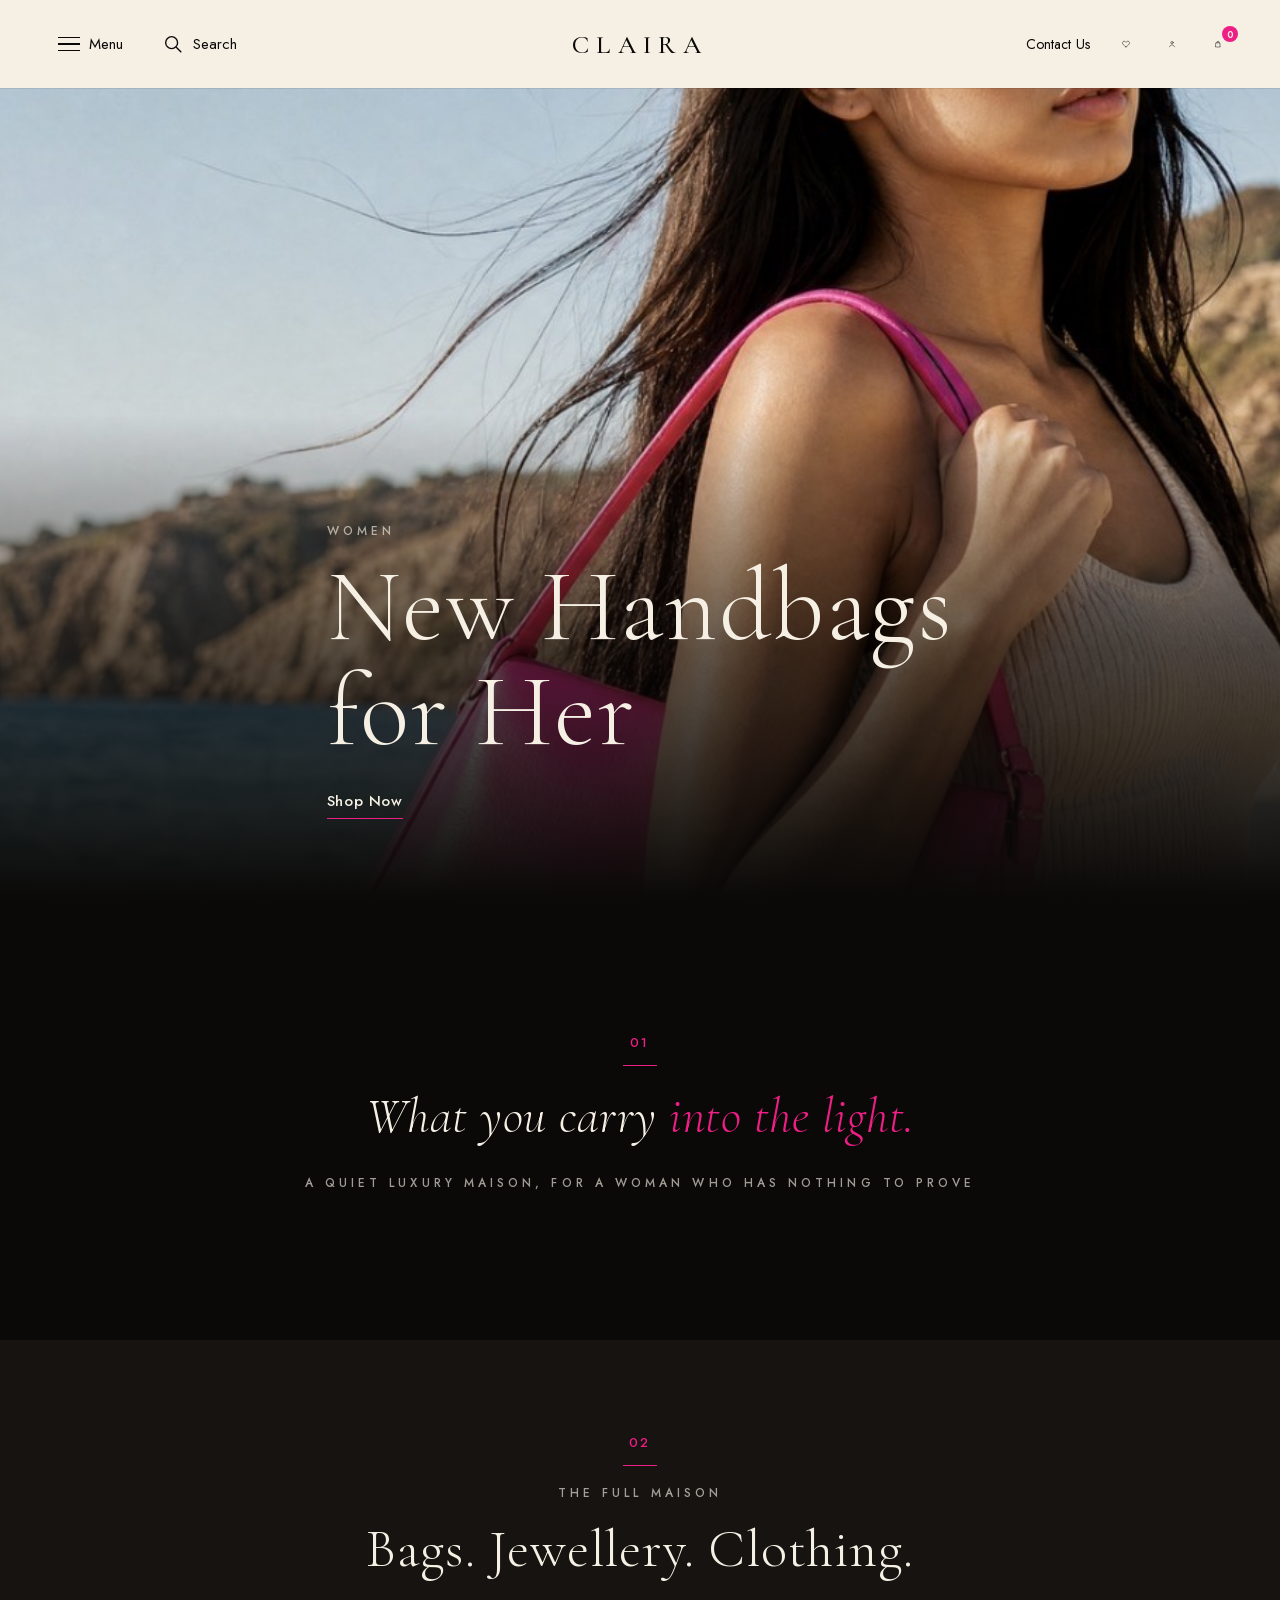
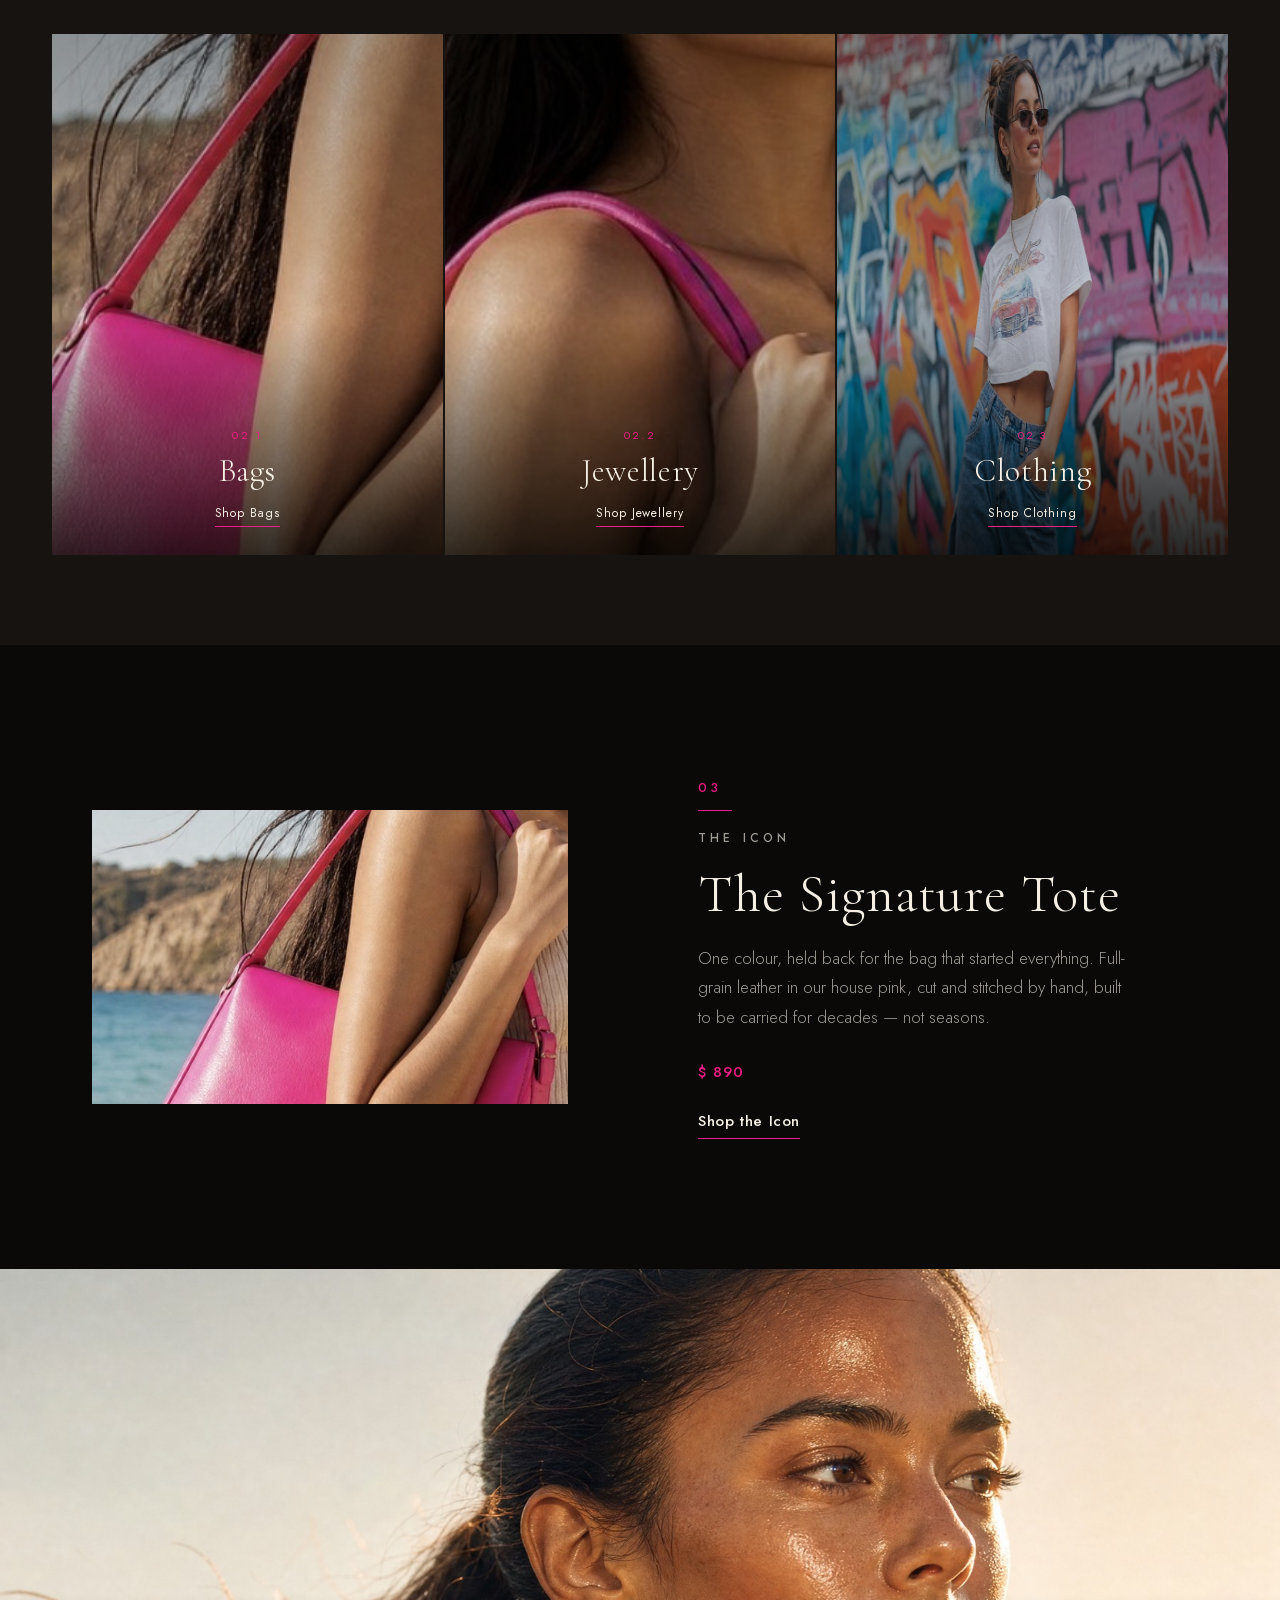
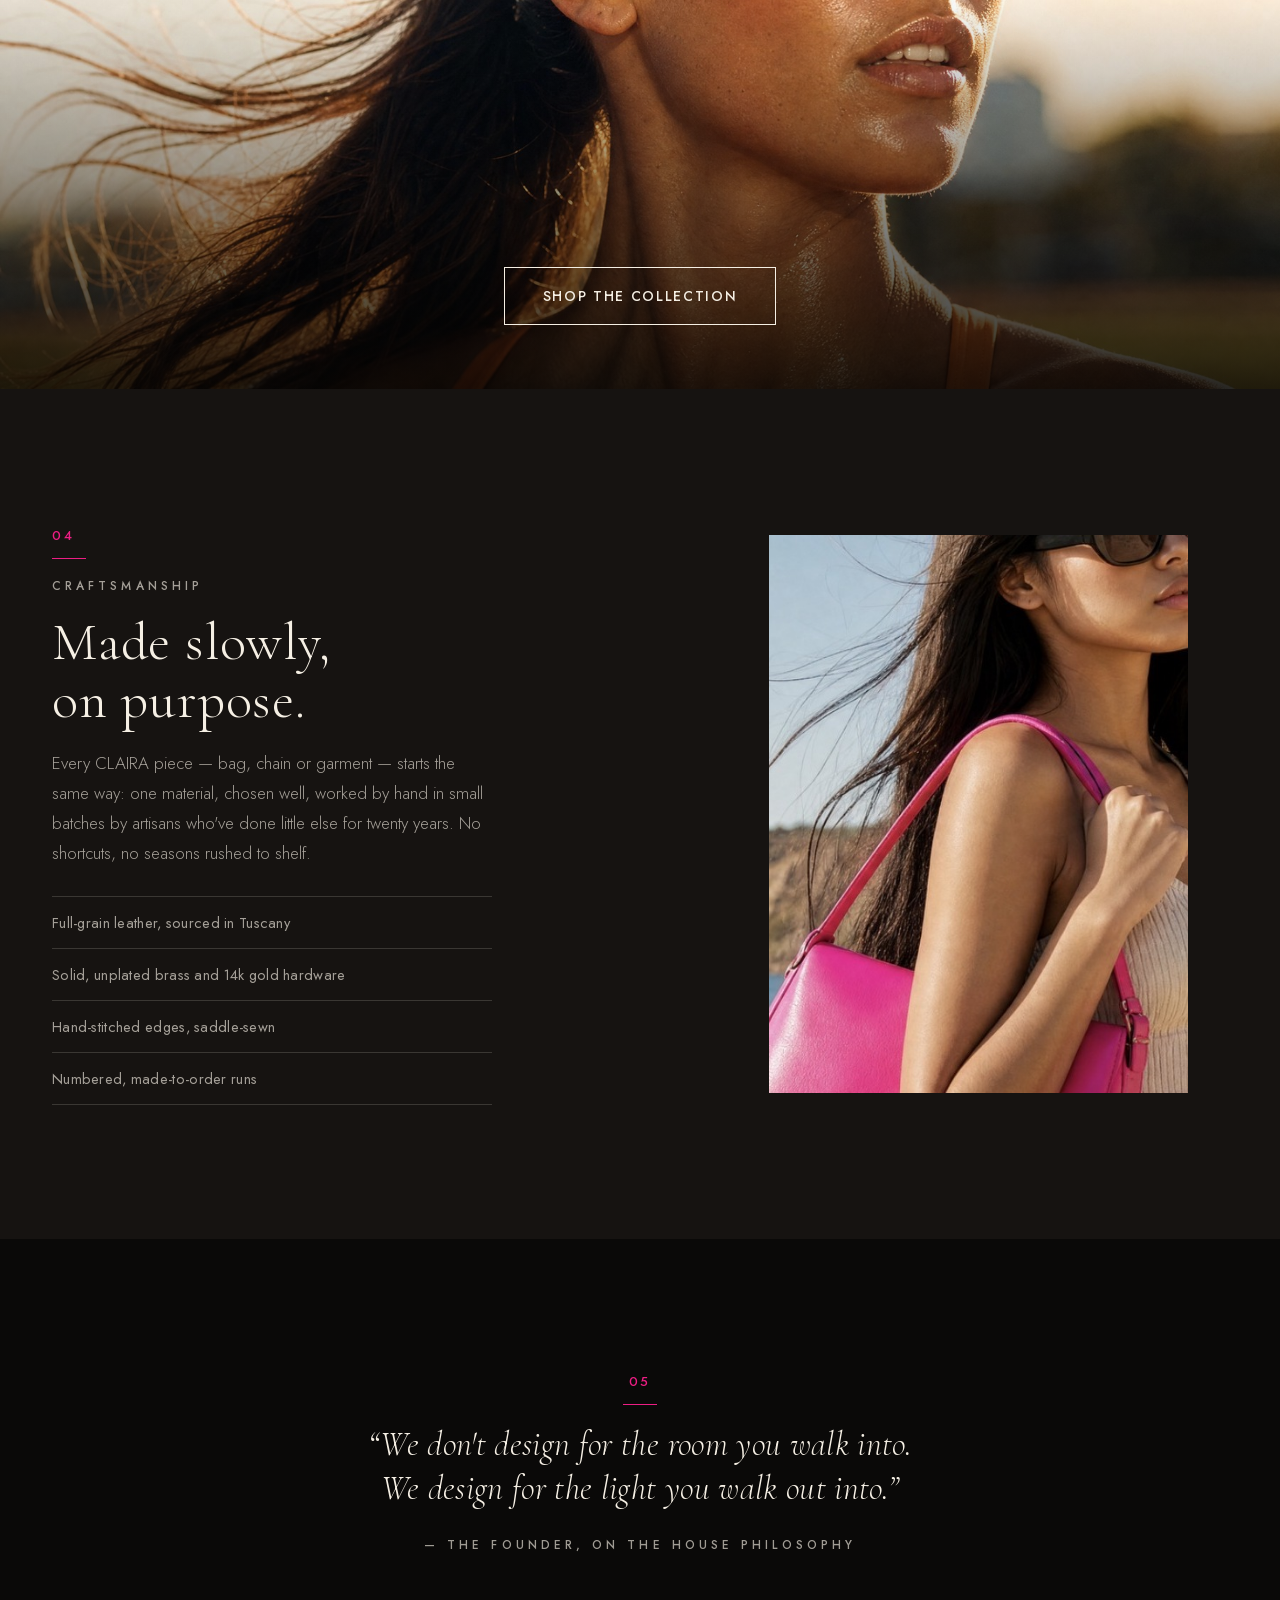
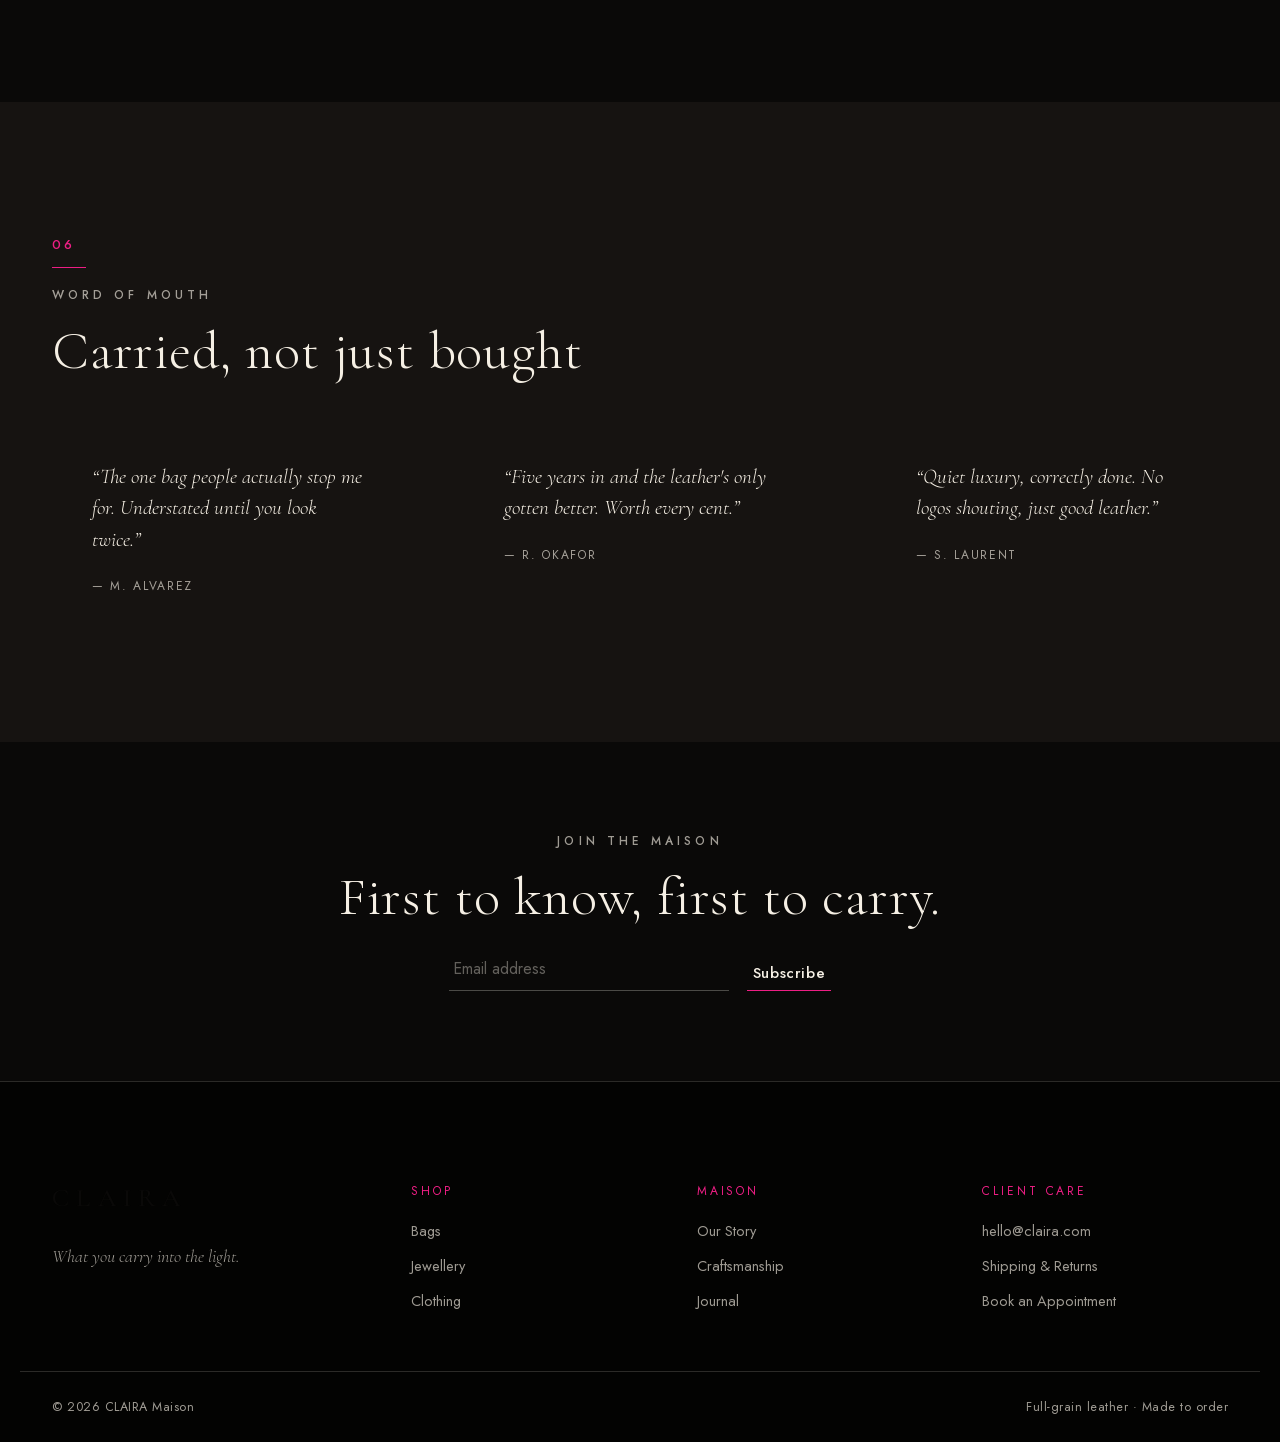
<file: index.html>
<!DOCTYPE html>
<html lang="en">
<head>
<meta charset="UTF-8" />
<meta name="viewport" content="width=device-width, initial-scale=1.0" />
<title>CLAIRA — What You Carry Into the Light</title>
<meta name="description" content="CLAIRA is a quiet-luxury maison for bags, jewellery and women's clothing. Full-grain leather, solid hardware, made to carry into the light." />
<meta name="theme-color" content="#0A0908" />

<meta property="og:title" content="CLAIRA — What You Carry Into the Light" />
<meta property="og:description" content="A quiet-luxury maison for bags, jewellery and women's clothing, made slowly." />
<meta property="og:type" content="website" />

<link rel="stylesheet" href="assets/css/styles.css" />
<link rel="icon" href="data:image/svg+xml,%3Csvg xmlns='http://www.w3.org/2000/svg' viewBox='0 0 100 100'%3E%3Crect width='100' height='100' fill='%230A0908'/%3E%3Ctext x='50' y='62' font-family='Georgia,serif' font-size='46' fill='%23ED1E84' text-anchor='middle'%3EC%3C/text%3E%3C/svg%3E" />
</head>
<body>

<!-- ============ SCROLL PROGRESS ============ -->
<div class="progress" id="progress" aria-hidden="true"></div>

<!-- ============ NAV ============ -->
<header class="nav" id="nav">
  <div class="wrap nav__row">
    <div class="nav__left">
      <button class="nav__link nav__menu" id="menuToggle" aria-expanded="false" aria-controls="drawer">
        <span class="ico ico--menu" aria-hidden="true"><i></i><i></i><i></i></span>
        Menu
      </button>
      <button class="nav__link nav__search" aria-label="Search">
        <svg class="ico" viewBox="0 0 24 24" aria-hidden="true"><circle cx="10.5" cy="10.5" r="6.5"/><line x1="15.3" y1="15.3" x2="21" y2="21"/></svg>
        Search
      </button>
    </div>

    <a class="brand" href="index.html" aria-label="CLAIRA home">CLAIRA</a>

    <div class="nav__right">
      <a class="nav__link nav__contact" href="index.html#footer">Contact&nbsp;Us</a>
      <button class="nav__icon" aria-label="Wishlist">
        <svg viewBox="0 0 24 24" aria-hidden="true"><path d="M12 20.5s-7.6-4.6-10-9.1C0.4 8 1.9 4.6 5.2 3.8 7.6 3.2 10 4.3 12 7c2-2.7 4.4-3.8 6.8-3.2 3.3.8 4.8 4.2 3.2 7.6-2.4 4.5-10 9.1-10 9.1Z"/></svg>
      </button>
      <button class="nav__icon" aria-label="Account">
        <svg viewBox="0 0 24 24" aria-hidden="true"><circle cx="12" cy="8" r="3.6"/><path d="M4.5 20.2c1.7-3.6 4.6-5.4 7.5-5.4s5.8 1.8 7.5 5.4"/></svg>
      </button>
      <button class="nav__icon nav__bag" aria-label="Bag, 0 items">
        <svg viewBox="0 0 24 24" aria-hidden="true"><path d="M6.5 8.5h11l1 12.5h-13Z"/><path d="M9 8V6.8a3 3 0 0 1 6 0V8"/></svg>
        <span class="nav__badge">0</span>
      </button>
    </div>
  </div>
</header>

<!-- ============ MOBILE DRAWER — this is the real site menu, it goes to real pages ============ -->
<div class="drawer" id="drawer" aria-hidden="true">
  <nav class="drawer__nav" aria-label="Mobile">
    <a href="bags.html"><span>01</span> Bags</a>
    <a href="jewellery.html"><span>02</span> Jewellery</a>
    <a href="clothing.html"><span>03</span> Clothing</a>
    <a href="index.html#footer"><span>04</span> Contact Us</a>
  </nav>
</div>

<main id="top">

  <!-- ============ HERO ============ -->
  <section class="hero" id="hero">
    <div class="hero__bg" style="background-image:url('assets/img/hero.jpg')" role="img" aria-label="A woman on a California coastline carrying the CLAIRA signature tote in campaign pink"></div>
    <div class="hero__scrim" aria-hidden="true"></div>
    <div class="wrap hero__content">
      <p class="eyebrow">Women</p>
      <h1 class="hero__title">New Handbags<br>for Her</h1>
      <a class="link-cta" href="bags.html">Shop Now</a>
    </div>
  </section>

  <!-- ============ CHAPTER 01 — MANIFESTO ============ -->
  <section class="chapter" id="manifesto">
    <div class="wrap chapter__inner chapter__inner--center">
      <span class="chapter-num">01</span>
      <p class="statement">
        What you carry <em>into the light.</em>
      </p>
      <p class="eyebrow chapter__sub">A quiet luxury maison, for a woman who has nothing to prove</p>
    </div>
  </section>

  <!-- ============ CHAPTER 02 — SHOP BY CATEGORY ============ -->
  <section class="chapter chapter--surface chapter--tight" id="shop">
    <div class="wrap">
      <div class="chapter__head chapter__head--center reveal">
        <span class="chapter-num">02</span>
        <p class="eyebrow">The Full Maison</p>
        <h2 class="h2">Bags. Jewellery. Clothing.</h2>
      </div>
      <div class="categories">
        <a class="category-tile reveal" href="bags.html">
          <img src="assets/img/bag-detail.jpg" alt="CLAIRA handbags" loading="lazy" />
          <span class="category-tile__label">
            <span class="category-tile__num">02.1</span>
            <span class="category-tile__name">Bags</span>
            <span class="category-tile__link">Shop Bags</span>
          </span>
        </a>
        <a class="category-tile reveal" href="jewellery.html">
          <img src="assets/img/jewellery-neck.jpg" alt="CLAIRA jewellery" loading="lazy" />
          <span class="category-tile__label">
            <span class="category-tile__num">02.2</span>
            <span class="category-tile__name">Jewellery</span>
            <span class="category-tile__link">Shop Jewellery</span>
          </span>
        </a>
        <a class="category-tile reveal" href="clothing.html">
          <img src="assets/img/clothing-street.jpg" alt="CLAIRA women's clothing" loading="lazy" />
          <span class="category-tile__label">
            <span class="category-tile__num">02.3</span>
            <span class="category-tile__name">Clothing</span>
            <span class="category-tile__link">Shop Clothing</span>
          </span>
        </a>
      </div>
    </div>
  </section>

  <!-- ============ CHAPTER 03 — SIGNATURE SPOTLIGHT ============ -->
  <section class="chapter" id="signature">
    <div class="wrap signature__grid">
      <figure class="signature__media reveal">
        <img src="assets/img/bag-detail.jpg" alt="Close detail of the CLAIRA signature tote in campaign pink leather" loading="lazy" />
      </figure>
      <div class="signature__copy reveal">
        <span class="chapter-num">03</span>
        <p class="eyebrow">The Icon</p>
        <h2 class="h2">The Signature Tote</h2>
        <p class="lede">
          One colour, held back for the bag that started everything. Full-grain
          leather in our house pink, cut and stitched by hand, built to be
          carried for decades — not seasons.
        </p>
        <p class="price">$ 890</p>
        <a class="link-cta" href="bags.html">Shop the Icon</a>
      </div>
    </div>
  </section>

  <!-- ============ WIDE EDITORIAL BANNER — "Shop the Collection" ============ -->
  <div class="banner reveal">
    <img src="assets/img/banner-collection.jpg" alt="Campaign editorial for the CLAIRA collection" loading="lazy" />
    <span class="banner__inner wrap">
      <a class="banner__btn" href="clothing.html">Shop the Collection</a>
    </span>
  </div>

  <!-- ============ CHAPTER 04 — CRAFTSMANSHIP ============ -->
  <section class="chapter chapter--surface" id="craft">
    <div class="wrap craft__grid">
      <div class="craft__copy reveal">
        <span class="chapter-num">04</span>
        <p class="eyebrow">Craftsmanship</p>
        <h2 class="h2">Made slowly,<br>on purpose.</h2>
        <p class="lede">
          Every CLAIRA piece — bag, chain or garment — starts the same way: one
          material, chosen well, worked by hand in small batches by artisans
          who've done little else for twenty years. No shortcuts, no seasons
          rushed to shelf.
        </p>
        <ul class="craft__list">
          <li>Full-grain leather, sourced in Tuscany</li>
          <li>Solid, unplated brass and 14k gold hardware</li>
          <li>Hand-stitched edges, saddle-sewn</li>
          <li>Numbered, made-to-order runs</li>
        </ul>
      </div>
      <figure class="craft__media reveal">
        <img src="assets/img/portrait.jpg" alt="Editorial portrait of a woman wearing the CLAIRA signature tote by the coast" loading="lazy" />
      </figure>
    </div>
  </section>

  <!-- ============ CHAPTER 05 — CAMPAIGN QUOTE ============ -->
  <section class="chapter" id="journal">
    <div class="wrap chapter__inner chapter__inner--center reveal">
      <span class="chapter-num">05</span>
      <p class="statement statement--sm">
        “We don't design for the room you walk into.<br>
        We design for the light you walk out into.”
      </p>
      <p class="eyebrow chapter__sub">— The Founder, on the house philosophy</p>
    </div>
  </section>

  <!-- ============ CHAPTER 06 — WORD OF MOUTH ============ -->
  <section class="chapter chapter--surface" id="reviews">
    <div class="wrap">
      <div class="chapter__head reveal">
        <span class="chapter-num">06</span>
        <p class="eyebrow">Word of Mouth</p>
        <h2 class="h2">Carried, not just bought</h2>
      </div>
      <div class="quotes">
        <blockquote class="quote reveal">
          <p>“The one bag people actually stop me for. Understated until you look twice.”</p>
          <cite>— M. Alvarez</cite>
        </blockquote>
        <blockquote class="quote reveal">
          <p>“Five years in and the leather's only gotten better. Worth every cent.”</p>
          <cite>— R. Okafor</cite>
        </blockquote>
        <blockquote class="quote reveal">
          <p>“Quiet luxury, correctly done. No logos shouting, just good leather.”</p>
          <cite>— S. Laurent</cite>
        </blockquote>
      </div>
    </div>
  </section>

  <!-- ============ NEWSLETTER ============ -->
  <section class="chapter chapter--tight" id="join">
    <div class="wrap chapter__inner chapter__inner--center">
      <p class="eyebrow">Join the Maison</p>
      <h2 class="h2">First to know, first to carry.</h2>
      <form class="join__form" id="joinForm">
        <label class="sr-only" for="joinEmail">Email address</label>
        <input class="join__input" id="joinEmail" type="email" placeholder="Email address" required />
        <button class="link-cta" type="submit">Subscribe</button>
      </form>
    </div>
  </section>

</main>

<!-- ============ FOOTER ============ -->
<footer class="foot" id="footer">
  <div class="wrap foot__grid">
    <div class="foot__brand">
      <a class="brand brand--foot" href="index.html">CLAIRA</a>
      <p class="foot__tag">What you carry into the light.</p>
    </div>
    <div class="foot__col">
      <p class="foot__k">Shop</p>
      <a href="bags.html">Bags</a>
      <a href="jewellery.html">Jewellery</a>
      <a href="clothing.html">Clothing</a>
    </div>
    <div class="foot__col">
      <p class="foot__k">Maison</p>
      <a href="index.html#manifesto">Our Story</a>
      <a href="index.html#craft">Craftsmanship</a>
      <a href="index.html#journal">Journal</a>
    </div>
    <div class="foot__col">
      <p class="foot__k">Client Care</p>
      <a href="mailto:hello@claira.com">hello@claira.com</a>
      <a href="#">Shipping &amp; Returns</a>
      <a href="#">Book an Appointment</a>
    </div>
  </div>
  <div class="wrap foot__base">
    <span>© <span id="yr"></span> CLAIRA Maison</span>
    <span class="foot__rate">Full-grain leather · Made to order</span>
  </div>
</footer>

<script src="assets/js/main.js" defer></script>
</body>
</html>
</file>
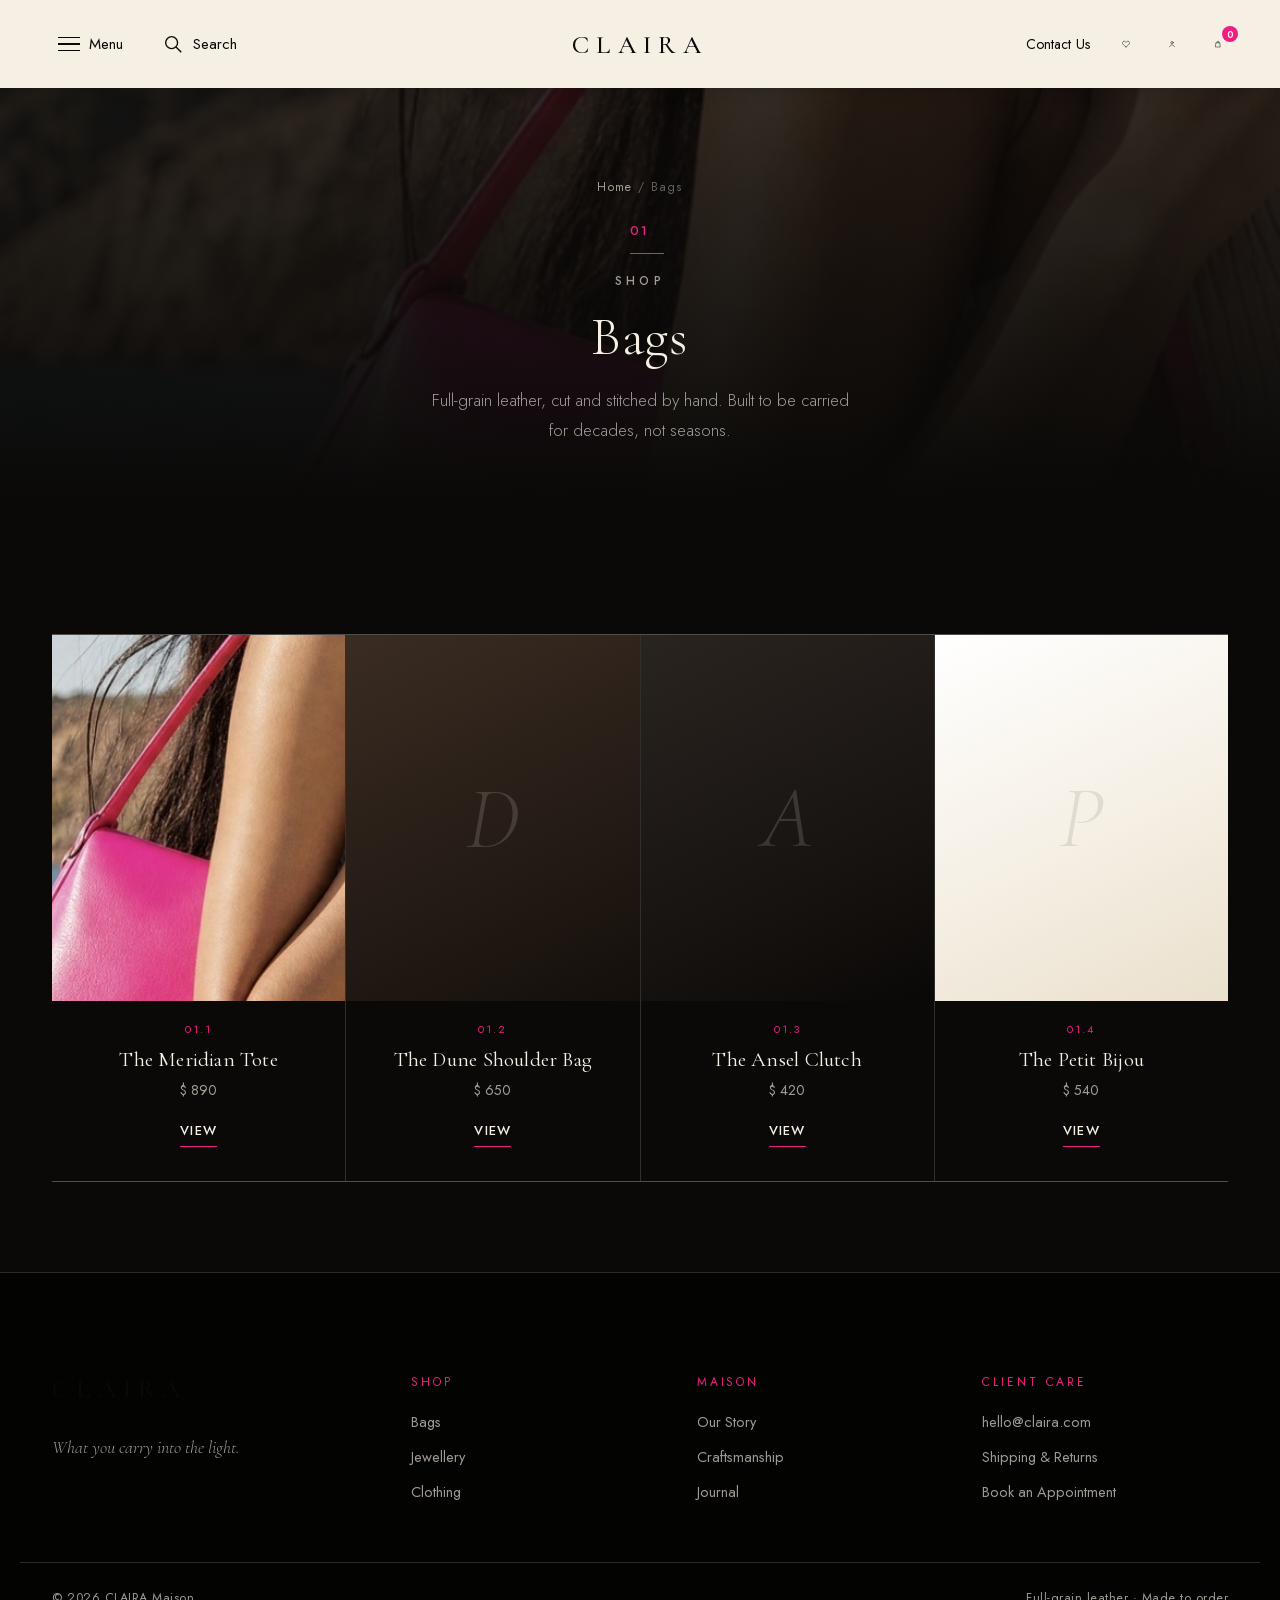
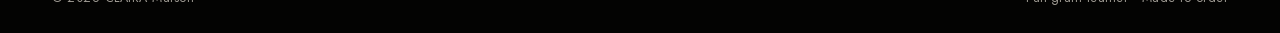
<file: bags.html>
<!DOCTYPE html>
<html lang="en">
<head>
<meta charset="UTF-8" />
<meta name="viewport" content="width=device-width, initial-scale=1.0" />
<title>Bags — CLAIRA</title>
<meta name="description" content="Shop the CLAIRA bag collection — full-grain leather totes, shoulder bags, clutches and minis, hand-stitched and made to order." />
<meta name="theme-color" content="#0A0908" />
<link rel="stylesheet" href="assets/css/styles.css" />
<link rel="icon" href="data:image/svg+xml,%3Csvg xmlns='http://www.w3.org/2000/svg' viewBox='0 0 100 100'%3E%3Crect width='100' height='100' fill='%230A0908'/%3E%3Ctext x='50' y='62' font-family='Georgia,serif' font-size='46' fill='%23ED1E84' text-anchor='middle'%3EC%3C/text%3E%3C/svg%3E" />
</head>
<body>

<div class="progress" id="progress" aria-hidden="true"></div>

<header class="nav nav--solid" id="nav">
  <div class="wrap nav__row">
    <div class="nav__left">
      <button class="nav__link nav__menu" id="menuToggle" aria-expanded="false" aria-controls="drawer">
        <span class="ico ico--menu" aria-hidden="true"><i></i><i></i><i></i></span>
        Menu
      </button>
      <button class="nav__link nav__search" aria-label="Search">
        <svg class="ico" viewBox="0 0 24 24" aria-hidden="true"><circle cx="10.5" cy="10.5" r="6.5"/><line x1="15.3" y1="15.3" x2="21" y2="21"/></svg>
        Search
      </button>
    </div>

    <a class="brand" href="index.html" aria-label="CLAIRA home">CLAIRA</a>

    <div class="nav__right">
      <a class="nav__link nav__contact" href="index.html#footer">Contact&nbsp;Us</a>
      <button class="nav__icon" aria-label="Wishlist">
        <svg viewBox="0 0 24 24" aria-hidden="true"><path d="M12 20.5s-7.6-4.6-10-9.1C0.4 8 1.9 4.6 5.2 3.8 7.6 3.2 10 4.3 12 7c2-2.7 4.4-3.8 6.8-3.2 3.3.8 4.8 4.2 3.2 7.6-2.4 4.5-10 9.1-10 9.1Z"/></svg>
      </button>
      <button class="nav__icon" aria-label="Account">
        <svg viewBox="0 0 24 24" aria-hidden="true"><circle cx="12" cy="8" r="3.6"/><path d="M4.5 20.2c1.7-3.6 4.6-5.4 7.5-5.4s5.8 1.8 7.5 5.4"/></svg>
      </button>
      <button class="nav__icon nav__bag" aria-label="Bag, 0 items">
        <svg viewBox="0 0 24 24" aria-hidden="true"><path d="M6.5 8.5h11l1 12.5h-13Z"/><path d="M9 8V6.8a3 3 0 0 1 6 0V8"/></svg>
        <span class="nav__badge">0</span>
      </button>
    </div>
  </div>
</header>

<div class="drawer" id="drawer" aria-hidden="true">
  <nav class="drawer__nav" aria-label="Mobile">
    <a href="bags.html"><span>01</span> Bags</a>
    <a href="jewellery.html"><span>02</span> Jewellery</a>
    <a href="clothing.html"><span>03</span> Clothing</a>
    <a href="index.html#footer"><span>04</span> Contact Us</a>
  </nav>
</div>

<main id="top">

  <!-- ============ PAGE HEADER ============ -->
  <section class="pagehead">
    <div class="pagehead__bg" style="background-image:url('assets/img/bag-detail.jpg')" aria-hidden="true"></div>
    <div class="wrap pagehead__inner">
      <p class="pagehead__crumb"><a href="index.html">Home</a> / Bags</p>
      <span class="chapter-num">01</span>
      <p class="eyebrow">Shop</p>
      <h1 class="h2">Bags</h1>
      <p class="lede" style="margin-left:auto;margin-right:auto;">Full-grain leather, cut and stitched by hand. Built to be carried for decades, not seasons.</p>
    </div>
  </section>

  <!-- ============ PRODUCT GRID ============ -->
  <section class="chapter chapter--tight">
    <div class="wrap">
      <div class="products">
        <article class="product reveal">
          <div class="product__media">
            <img src="assets/img/bag-detail.jpg" alt="The Meridian Tote in campaign pink leather" loading="lazy" />
          </div>
          <div class="product__body">
            <p class="product__num">01.1</p>
            <h3 class="product__name">The Meridian Tote</h3>
            <p class="product__price">$ 890</p>
            <a class="link-cta link-cta--sm" href="index.html#signature">View</a>
          </div>
        </article>

        <article class="product reveal">
          <div class="product__media">
            <div class="swatch swatch--espresso" data-mono="D" aria-hidden="true"></div>
          </div>
          <div class="product__body">
            <p class="product__num">01.2</p>
            <h3 class="product__name">The Dune Shoulder Bag</h3>
            <p class="product__price">$ 650</p>
            <a class="link-cta link-cta--sm" href="#">View</a>
          </div>
        </article>

        <article class="product reveal">
          <div class="product__media">
            <div class="swatch swatch--near-black" data-mono="A" aria-hidden="true"></div>
          </div>
          <div class="product__body">
            <p class="product__num">01.3</p>
            <h3 class="product__name">The Ansel Clutch</h3>
            <p class="product__price">$ 420</p>
            <a class="link-cta link-cta--sm" href="#">View</a>
          </div>
        </article>

        <article class="product reveal">
          <div class="product__media">
            <div class="swatch swatch--bone" data-mono="P" aria-hidden="true"></div>
          </div>
          <div class="product__body">
            <p class="product__num">01.4</p>
            <h3 class="product__name">The Petit Bijou</h3>
            <p class="product__price">$ 540</p>
            <a class="link-cta link-cta--sm" href="#">View</a>
          </div>
        </article>
      </div>
    </div>
  </section>

</main>

<footer class="foot" id="footer">
  <div class="wrap foot__grid">
    <div class="foot__brand">
      <a class="brand brand--foot" href="index.html">CLAIRA</a>
      <p class="foot__tag">What you carry into the light.</p>
    </div>
    <div class="foot__col">
      <p class="foot__k">Shop</p>
      <a href="bags.html">Bags</a>
      <a href="jewellery.html">Jewellery</a>
      <a href="clothing.html">Clothing</a>
    </div>
    <div class="foot__col">
      <p class="foot__k">Maison</p>
      <a href="index.html#manifesto">Our Story</a>
      <a href="index.html#craft">Craftsmanship</a>
      <a href="index.html#journal">Journal</a>
    </div>
    <div class="foot__col">
      <p class="foot__k">Client Care</p>
      <a href="mailto:hello@claira.com">hello@claira.com</a>
      <a href="#">Shipping &amp; Returns</a>
      <a href="#">Book an Appointment</a>
    </div>
  </div>
  <div class="wrap foot__base">
    <span>© <span id="yr"></span> CLAIRA Maison</span>
    <span class="foot__rate">Full-grain leather · Made to order</span>
  </div>
</footer>

<script src="assets/js/main.js" defer></script>
</body>
</html>
</file>
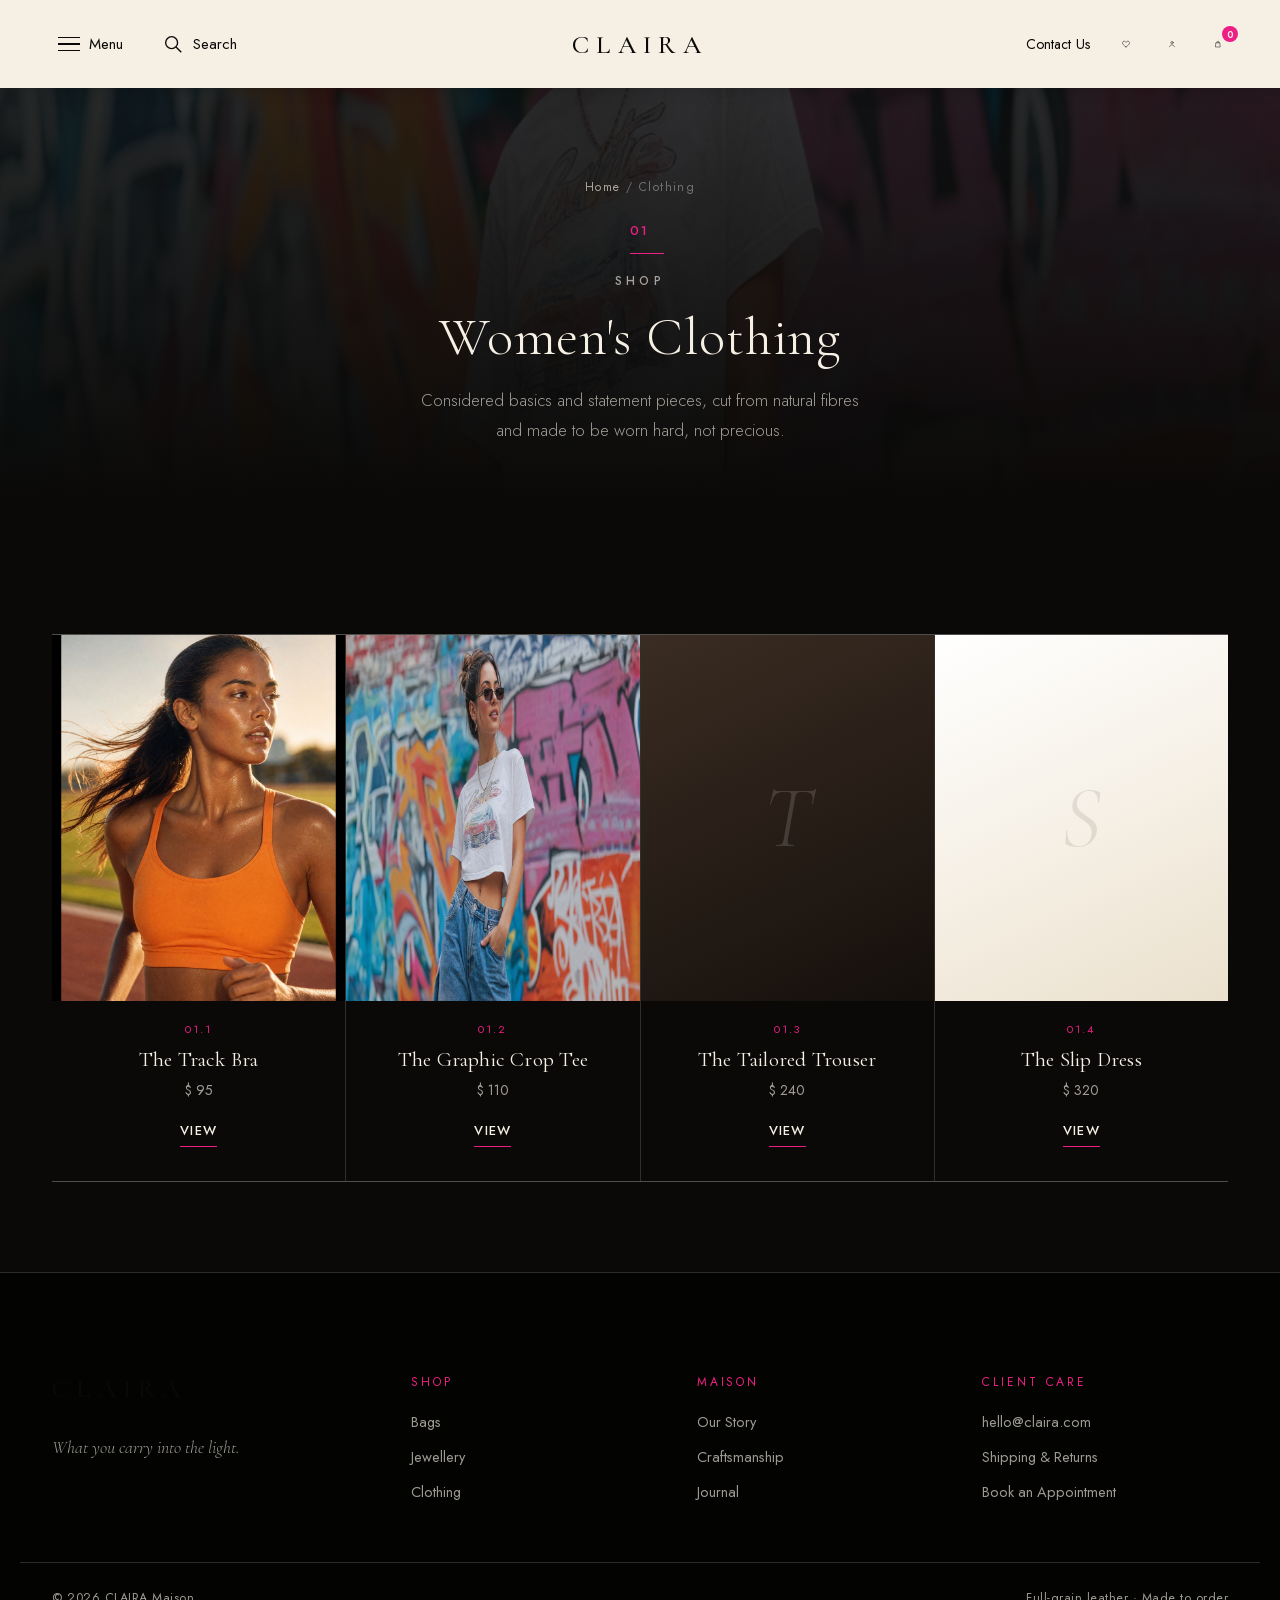
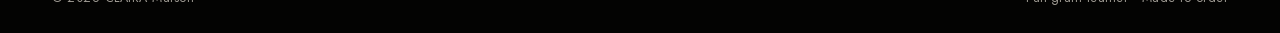
<file: clothing.html>
<!DOCTYPE html>
<html lang="en">
<head>
<meta charset="UTF-8" />
<meta name="viewport" content="width=device-width, initial-scale=1.0" />
<title>Women's Clothing — CLAIRA</title>
<meta name="description" content="Shop CLAIRA women's clothing — considered basics and statement pieces, made to be worn hard and last long." />
<meta name="theme-color" content="#0A0908" />
<link rel="stylesheet" href="assets/css/styles.css" />
<link rel="icon" href="data:image/svg+xml,%3Csvg xmlns='http://www.w3.org/2000/svg' viewBox='0 0 100 100'%3E%3Crect width='100' height='100' fill='%230A0908'/%3E%3Ctext x='50' y='62' font-family='Georgia,serif' font-size='46' fill='%23ED1E84' text-anchor='middle'%3EC%3C/text%3E%3C/svg%3E" />
</head>
<body>

<div class="progress" id="progress" aria-hidden="true"></div>

<header class="nav nav--solid" id="nav">
  <div class="wrap nav__row">
    <div class="nav__left">
      <button class="nav__link nav__menu" id="menuToggle" aria-expanded="false" aria-controls="drawer">
        <span class="ico ico--menu" aria-hidden="true"><i></i><i></i><i></i></span>
        Menu
      </button>
      <button class="nav__link nav__search" aria-label="Search">
        <svg class="ico" viewBox="0 0 24 24" aria-hidden="true"><circle cx="10.5" cy="10.5" r="6.5"/><line x1="15.3" y1="15.3" x2="21" y2="21"/></svg>
        Search
      </button>
    </div>

    <a class="brand" href="index.html" aria-label="CLAIRA home">CLAIRA</a>

    <div class="nav__right">
      <a class="nav__link nav__contact" href="index.html#footer">Contact&nbsp;Us</a>
      <button class="nav__icon" aria-label="Wishlist">
        <svg viewBox="0 0 24 24" aria-hidden="true"><path d="M12 20.5s-7.6-4.6-10-9.1C0.4 8 1.9 4.6 5.2 3.8 7.6 3.2 10 4.3 12 7c2-2.7 4.4-3.8 6.8-3.2 3.3.8 4.8 4.2 3.2 7.6-2.4 4.5-10 9.1-10 9.1Z"/></svg>
      </button>
      <button class="nav__icon" aria-label="Account">
        <svg viewBox="0 0 24 24" aria-hidden="true"><circle cx="12" cy="8" r="3.6"/><path d="M4.5 20.2c1.7-3.6 4.6-5.4 7.5-5.4s5.8 1.8 7.5 5.4"/></svg>
      </button>
      <button class="nav__icon nav__bag" aria-label="Bag, 0 items">
        <svg viewBox="0 0 24 24" aria-hidden="true"><path d="M6.5 8.5h11l1 12.5h-13Z"/><path d="M9 8V6.8a3 3 0 0 1 6 0V8"/></svg>
        <span class="nav__badge">0</span>
      </button>
    </div>
  </div>
</header>

<div class="drawer" id="drawer" aria-hidden="true">
  <nav class="drawer__nav" aria-label="Mobile">
    <a href="bags.html"><span>01</span> Bags</a>
    <a href="jewellery.html"><span>02</span> Jewellery</a>
    <a href="clothing.html"><span>03</span> Clothing</a>
    <a href="index.html#footer"><span>04</span> Contact Us</a>
  </nav>
</div>

<main id="top">

  <!-- ============ PAGE HEADER ============ -->
  <section class="pagehead">
    <div class="pagehead__bg" style="background-image:url('assets/img/clothing-street.jpg')" aria-hidden="true"></div>
    <div class="wrap pagehead__inner">
      <p class="pagehead__crumb"><a href="index.html">Home</a> / Clothing</p>
      <span class="chapter-num">01</span>
      <p class="eyebrow">Shop</p>
      <h1 class="h2">Women's Clothing</h1>
      <p class="lede" style="margin-left:auto;margin-right:auto;">Considered basics and statement pieces, cut from natural fibres and made to be worn hard, not precious.</p>
    </div>
  </section>

  <!-- ============ PRODUCT GRID ============ -->
  <section class="chapter chapter--tight">
    <div class="wrap">
      <div class="products">
        <article class="product reveal">
          <div class="product__media">
            <img src="assets/img/clothing-active.jpg" alt="The Track Bra in campaign orange" loading="lazy" />
          </div>
          <div class="product__body">
            <p class="product__num">01.1</p>
            <h3 class="product__name">The Track Bra</h3>
            <p class="product__price">$ 95</p>
            <a class="link-cta link-cta--sm" href="#">View</a>
          </div>
        </article>

        <article class="product reveal">
          <div class="product__media">
            <img src="assets/img/clothing-street.jpg" alt="The Graphic Crop Tee, styled with denim" loading="lazy" />
          </div>
          <div class="product__body">
            <p class="product__num">01.2</p>
            <h3 class="product__name">The Graphic Crop Tee</h3>
            <p class="product__price">$ 110</p>
            <a class="link-cta link-cta--sm" href="#">View</a>
          </div>
        </article>

        <article class="product reveal">
          <div class="product__media">
            <div class="swatch swatch--espresso" data-mono="T" aria-hidden="true"></div>
          </div>
          <div class="product__body">
            <p class="product__num">01.3</p>
            <h3 class="product__name">The Tailored Trouser</h3>
            <p class="product__price">$ 240</p>
            <a class="link-cta link-cta--sm" href="#">View</a>
          </div>
        </article>

        <article class="product reveal">
          <div class="product__media">
            <div class="swatch swatch--bone" data-mono="S" aria-hidden="true"></div>
          </div>
          <div class="product__body">
            <p class="product__num">01.4</p>
            <h3 class="product__name">The Slip Dress</h3>
            <p class="product__price">$ 320</p>
            <a class="link-cta link-cta--sm" href="#">View</a>
          </div>
        </article>
      </div>
    </div>
  </section>

</main>

<footer class="foot" id="footer">
  <div class="wrap foot__grid">
    <div class="foot__brand">
      <a class="brand brand--foot" href="index.html">CLAIRA</a>
      <p class="foot__tag">What you carry into the light.</p>
    </div>
    <div class="foot__col">
      <p class="foot__k">Shop</p>
      <a href="bags.html">Bags</a>
      <a href="jewellery.html">Jewellery</a>
      <a href="clothing.html">Clothing</a>
    </div>
    <div class="foot__col">
      <p class="foot__k">Maison</p>
      <a href="index.html#manifesto">Our Story</a>
      <a href="index.html#craft">Craftsmanship</a>
      <a href="index.html#journal">Journal</a>
    </div>
    <div class="foot__col">
      <p class="foot__k">Client Care</p>
      <a href="mailto:hello@claira.com">hello@claira.com</a>
      <a href="#">Shipping &amp; Returns</a>
      <a href="#">Book an Appointment</a>
    </div>
  </div>
  <div class="wrap foot__base">
    <span>© <span id="yr"></span> CLAIRA Maison</span>
    <span class="foot__rate">Full-grain leather · Made to order</span>
  </div>
</footer>

<script src="assets/js/main.js" defer></script>
</body>
</html>
</file>
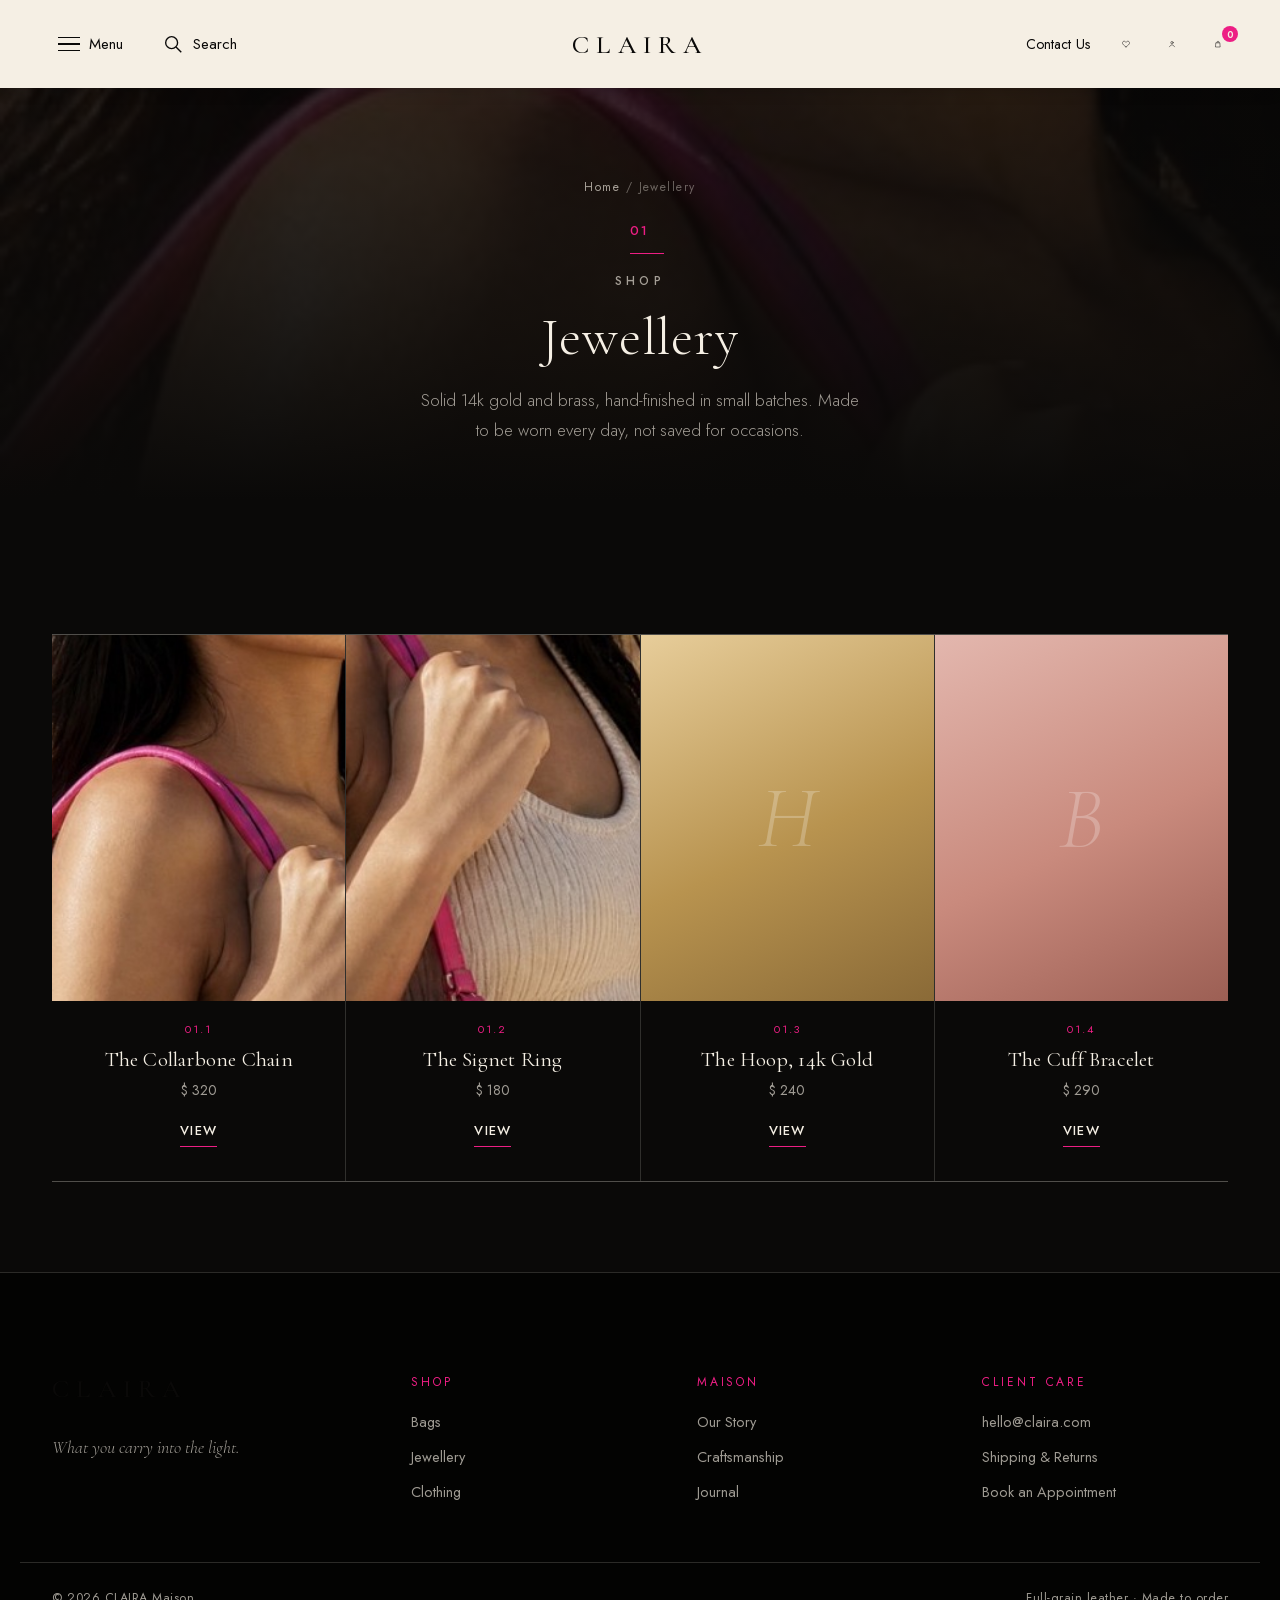
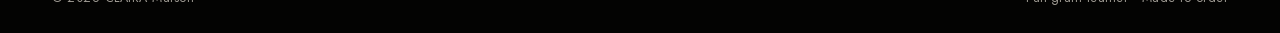
<file: jewellery.html>
<!DOCTYPE html>
<html lang="en">
<head>
<meta charset="UTF-8" />
<meta name="viewport" content="width=device-width, initial-scale=1.0" />
<title>Jewellery — CLAIRA</title>
<meta name="description" content="Shop CLAIRA jewellery — 14k gold and brass, hand-finished chains, rings and cuffs made to last." />
<meta name="theme-color" content="#0A0908" />
<link rel="stylesheet" href="assets/css/styles.css" />
<link rel="icon" href="data:image/svg+xml,%3Csvg xmlns='http://www.w3.org/2000/svg' viewBox='0 0 100 100'%3E%3Crect width='100' height='100' fill='%230A0908'/%3E%3Ctext x='50' y='62' font-family='Georgia,serif' font-size='46' fill='%23ED1E84' text-anchor='middle'%3EC%3C/text%3E%3C/svg%3E" />
</head>
<body>

<div class="progress" id="progress" aria-hidden="true"></div>

<header class="nav nav--solid" id="nav">
  <div class="wrap nav__row">
    <div class="nav__left">
      <button class="nav__link nav__menu" id="menuToggle" aria-expanded="false" aria-controls="drawer">
        <span class="ico ico--menu" aria-hidden="true"><i></i><i></i><i></i></span>
        Menu
      </button>
      <button class="nav__link nav__search" aria-label="Search">
        <svg class="ico" viewBox="0 0 24 24" aria-hidden="true"><circle cx="10.5" cy="10.5" r="6.5"/><line x1="15.3" y1="15.3" x2="21" y2="21"/></svg>
        Search
      </button>
    </div>

    <a class="brand" href="index.html" aria-label="CLAIRA home">CLAIRA</a>

    <div class="nav__right">
      <a class="nav__link nav__contact" href="index.html#footer">Contact&nbsp;Us</a>
      <button class="nav__icon" aria-label="Wishlist">
        <svg viewBox="0 0 24 24" aria-hidden="true"><path d="M12 20.5s-7.6-4.6-10-9.1C0.4 8 1.9 4.6 5.2 3.8 7.6 3.2 10 4.3 12 7c2-2.7 4.4-3.8 6.8-3.2 3.3.8 4.8 4.2 3.2 7.6-2.4 4.5-10 9.1-10 9.1Z"/></svg>
      </button>
      <button class="nav__icon" aria-label="Account">
        <svg viewBox="0 0 24 24" aria-hidden="true"><circle cx="12" cy="8" r="3.6"/><path d="M4.5 20.2c1.7-3.6 4.6-5.4 7.5-5.4s5.8 1.8 7.5 5.4"/></svg>
      </button>
      <button class="nav__icon nav__bag" aria-label="Bag, 0 items">
        <svg viewBox="0 0 24 24" aria-hidden="true"><path d="M6.5 8.5h11l1 12.5h-13Z"/><path d="M9 8V6.8a3 3 0 0 1 6 0V8"/></svg>
        <span class="nav__badge">0</span>
      </button>
    </div>
  </div>
</header>

<div class="drawer" id="drawer" aria-hidden="true">
  <nav class="drawer__nav" aria-label="Mobile">
    <a href="bags.html"><span>01</span> Bags</a>
    <a href="jewellery.html"><span>02</span> Jewellery</a>
    <a href="clothing.html"><span>03</span> Clothing</a>
    <a href="index.html#footer"><span>04</span> Contact Us</a>
  </nav>
</div>

<main id="top">

  <!-- ============ PAGE HEADER ============ -->
  <section class="pagehead">
    <div class="pagehead__bg" style="background-image:url('assets/img/jewellery-neck.jpg')" aria-hidden="true"></div>
    <div class="wrap pagehead__inner">
      <p class="pagehead__crumb"><a href="index.html">Home</a> / Jewellery</p>
      <span class="chapter-num">01</span>
      <p class="eyebrow">Shop</p>
      <h1 class="h2">Jewellery</h1>
      <p class="lede" style="margin-left:auto;margin-right:auto;">Solid 14k gold and brass, hand-finished in small batches. Made to be worn every day, not saved for occasions.</p>
    </div>
  </section>

  <!-- ============ PRODUCT GRID ============ -->
  <section class="chapter chapter--tight">
    <div class="wrap">
      <div class="products">
        <article class="product reveal">
          <div class="product__media">
            <img src="assets/img/jewellery-neck.jpg" alt="The Collarbone Chain styling detail" loading="lazy" />
          </div>
          <div class="product__body">
            <p class="product__num">01.1</p>
            <h3 class="product__name">The Collarbone Chain</h3>
            <p class="product__price">$ 320</p>
            <a class="link-cta link-cta--sm" href="#">View</a>
          </div>
        </article>

        <article class="product reveal">
          <div class="product__media">
            <img src="assets/img/jewellery-hand.jpg" alt="The Signet Ring styling detail" loading="lazy" />
          </div>
          <div class="product__body">
            <p class="product__num">01.2</p>
            <h3 class="product__name">The Signet Ring</h3>
            <p class="product__price">$ 180</p>
            <a class="link-cta link-cta--sm" href="#">View</a>
          </div>
        </article>

        <article class="product reveal">
          <div class="product__media">
            <div class="swatch swatch--gold" data-mono="H" aria-hidden="true"></div>
          </div>
          <div class="product__body">
            <p class="product__num">01.3</p>
            <h3 class="product__name">The Hoop, 14k Gold</h3>
            <p class="product__price">$ 240</p>
            <a class="link-cta link-cta--sm" href="#">View</a>
          </div>
        </article>

        <article class="product reveal">
          <div class="product__media">
            <div class="swatch swatch--rose" data-mono="B" aria-hidden="true"></div>
          </div>
          <div class="product__body">
            <p class="product__num">01.4</p>
            <h3 class="product__name">The Cuff Bracelet</h3>
            <p class="product__price">$ 290</p>
            <a class="link-cta link-cta--sm" href="#">View</a>
          </div>
        </article>
      </div>
    </div>
  </section>

</main>

<footer class="foot" id="footer">
  <div class="wrap foot__grid">
    <div class="foot__brand">
      <a class="brand brand--foot" href="index.html">CLAIRA</a>
      <p class="foot__tag">What you carry into the light.</p>
    </div>
    <div class="foot__col">
      <p class="foot__k">Shop</p>
      <a href="bags.html">Bags</a>
      <a href="jewellery.html">Jewellery</a>
      <a href="clothing.html">Clothing</a>
    </div>
    <div class="foot__col">
      <p class="foot__k">Maison</p>
      <a href="index.html#manifesto">Our Story</a>
      <a href="index.html#craft">Craftsmanship</a>
      <a href="index.html#journal">Journal</a>
    </div>
    <div class="foot__col">
      <p class="foot__k">Client Care</p>
      <a href="mailto:hello@claira.com">hello@claira.com</a>
      <a href="#">Shipping &amp; Returns</a>
      <a href="#">Book an Appointment</a>
    </div>
  </div>
  <div class="wrap foot__base">
    <span>© <span id="yr"></span> CLAIRA Maison</span>
    <span class="foot__rate">Full-grain leather · Made to order</span>
  </div>
</footer>

<script src="assets/js/main.js" defer></script>
</body>
</html>
</file>
<file: assets/css/styles.css>
/* =========================================================
   CLAIRA — quiet-luxury handbag, jewellery & clothing maison
   Display/headlines: Cormorant Garamond, light, wide tracking
   Nav / labels / body: Jost
   Palette: total black, with real full-colour campaign photography
   Accent: campaign pink #ED1E84 — hairlines, underlines, progress bar, chapter numbers
   Fonts are self-hosted (assets/fonts) — no external font request, no fallback drift.
   ========================================================= */

@font-face{
  font-family: "Cormorant Garamond";
  font-style: normal;
  font-weight: 300 700;
  font-display: swap;
  src: url("../fonts/cormorant-garamond.woff2") format("woff2");
}
@font-face{
  font-family: "Cormorant Garamond";
  font-style: italic;
  font-weight: 300 700;
  font-display: swap;
  src: url("../fonts/cormorant-garamond-italic.woff2") format("woff2");
}
@font-face{
  font-family: "Jost";
  font-style: normal;
  font-weight: 300 700;
  font-display: swap;
  src: url("../fonts/jost.woff2") format("woff2");
}

:root{
  --black:       #0A0908;
  --black-2:     #030302;
  --surface:     #161311;
  --surface-2:   #1E1916;
  --cream:       #F5EFE4;
  --cream-soft:  rgba(245,239,228,.64);
  --cream-dim:   rgba(245,239,228,.38);
  --pink:        #ED1E84;
  --hair:        rgba(245,239,228,.16);
  --hair-strong: rgba(245,239,228,.28);

  --serif: "Cormorant Garamond", "Times New Roman", serif;
  --sans:  "Jost", "Helvetica Neue", Arial, sans-serif;

  --wrap: 1240px;
  --nav-h: 88px;
}

*{ box-sizing:border-box; }
html{ scroll-behavior:smooth; }
body{
  margin:0;
  background:var(--black);
  color:var(--cream);
  font-family:var(--sans);
  font-weight:400;
  -webkit-font-smoothing:antialiased;
  text-rendering:optimizeLegibility;
}
img{ max-width:100%; display:block; }
a{ color:inherit; text-decoration:none; }
ul{ list-style:none; margin:0; padding:0; }
button{ font:inherit; background:none; border:0; color:inherit; cursor:pointer; }
input{ font:inherit; }
.sr-only{ position:absolute; width:1px; height:1px; overflow:hidden; clip:rect(0 0 0 0); }

.wrap{ max-width:var(--wrap); margin:0 auto; padding:0 32px; }

/* ---------- type ---------- */
.eyebrow{
  font-family:var(--sans);
  font-weight:500;
  font-size:12px;
  letter-spacing:.34em;
  text-transform:uppercase;
  color:var(--cream-soft);
  margin:0 0 18px;
}

.h2{
  font-family:var(--serif);
  font-weight:300;
  font-size:clamp(32px,4.4vw,54px);
  letter-spacing:.015em;
  line-height:1.08;
  margin:0 0 20px;
  color:var(--cream);
}

.lede{
  font-family:var(--sans);
  font-weight:300;
  font-size:17px;
  line-height:1.75;
  color:var(--cream-soft);
  max-width:44ch;
  margin:0 0 28px;
}

.statement{
  font-family:var(--serif);
  font-style:italic;
  font-weight:300;
  font-size:clamp(28px,5vw,50px);
  line-height:1.28;
  letter-spacing:.01em;
  color:var(--cream);
  margin:0 0 26px;
}
.statement em{ font-style:italic; color:var(--pink); font-family:var(--serif); }
.statement--sm{ font-size:clamp(22px,3.4vw,34px); }

.price{
  font-family:var(--sans);
  font-weight:400;
  font-size:15px;
  letter-spacing:.06em;
  color:var(--cream-soft);
  margin:0 0 26px;
}

.chapter-num{
  display:inline-block;
  font-family:var(--sans);
  font-weight:500;
  font-size:13px;
  letter-spacing:.2em;
  color:var(--pink);
  margin:0 0 18px;
  position:relative;
  padding-bottom:14px;
}
.chapter-num::after{
  content:"";
  position:absolute;
  left:0; bottom:0;
  width:34px; height:1px;
  background:var(--pink);
}
.chapter__inner--center .chapter-num::after{
  left:50%; transform:translateX(-50%);
}

/* links / CTAs — pink underline is the one accent move */
.link-cta{
  display:inline-block;
  font-family:var(--sans);
  font-weight:500;
  font-size:15px;
  letter-spacing:.04em;
  color:var(--cream);
  padding-bottom:6px;
  border-bottom:1px solid var(--pink);
  transition:opacity .25s ease, letter-spacing .25s ease;
}
.link-cta:hover{ opacity:.6; letter-spacing:.08em; }
.link-cta--sm{ font-size:13px; letter-spacing:.1em; text-transform:uppercase; }

/* ---------- scroll progress ---------- */
.progress{
  position:fixed; top:0; left:0;
  height:3px; width:0%;
  background:var(--pink);
  z-index:1000;
  transition:width .08s linear;
}

/* ---------- nav ---------- */
/* Nav is always a solid light bar with black type/icons — deliberately not
   transparent-over-photo, so it reads at full contrast against the black
   page background no matter what's behind it or how it's being viewed. */
.nav{
  position:fixed; top:0; left:0; right:0;
  height:var(--nav-h);
  z-index:900;
  background:var(--cream);
  box-shadow:0 1px 0 rgba(10,9,8,.08);
  transition:box-shadow .4s ease;
}
.nav--solid{ box-shadow:0 2px 14px rgba(10,9,8,.18); }
.nav__row{
  height:100%;
  display:flex;
  align-items:center;
  justify-content:space-between;
  gap:20px;
}
.nav__left, .nav__right{
  display:flex;
  align-items:center;
  gap:26px;
  flex:1;
}
.nav__right{ justify-content:flex-end; }

.nav__link{
  display:inline-flex;
  align-items:center;
  gap:9px;
  font-family:var(--sans);
  font-weight:400;
  font-size:15px;
  color:var(--black);
  letter-spacing:.01em;
  transition:opacity .3s ease;
}
.nav__link:hover{ opacity:.6; }
.nav__contact{ font-size:14px; }

.ico{ width:22px; height:22px; fill:none; stroke:currentColor; stroke-width:1.5; }
.ico--menu{ display:inline-flex; flex-direction:column; justify-content:center; gap:5px; width:22px; height:15px; }
.ico--menu i{ display:block; height:1.6px; background:currentColor; width:100%; }

.brand{
  font-family:var(--serif);
  font-weight:500;
  font-size:26px;
  letter-spacing:.28em;
  color:var(--black);
  text-align:center;
  white-space:nowrap;
}

.nav__icon{
  position:relative;
  width:20px; height:20px;
  color:var(--black);
  transition:opacity .3s ease;
}
.nav__icon svg{ width:100%; height:100%; fill:none; stroke:currentColor; stroke-width:1.5; stroke-linecap:round; stroke-linejoin:round; }
.nav__icon:hover{ opacity:.65; }
.nav__badge{
  position:absolute; top:-8px; right:-10px;
  width:16px; height:16px;
  border-radius:50%;
  background:var(--pink);
  color:var(--cream);
  font-size:10px; font-weight:600;
  display:flex; align-items:center; justify-content:center;
}

/* mobile drawer */
.drawer{
  position:fixed; inset:0 0 0 auto;
  width:min(88vw,380px);
  background:var(--black-2);
  border-left:1px solid var(--hair);
  transform:translateX(100%);
  transition:transform .45s cubic-bezier(.16,.84,.44,1);
  z-index:950;
  padding:calc(var(--nav-h) + 20px) 40px 40px;
}
.drawer.is-open{ transform:translateX(0); }
.drawer__nav{ display:flex; flex-direction:column; gap:22px; }
.drawer__nav a{
  display:flex;
  align-items:baseline;
  gap:14px;
  font-family:var(--serif);
  font-weight:300;
  font-size:28px;
  letter-spacing:.02em;
  color:var(--cream);
  border-bottom:1px solid var(--hair);
  padding-bottom:16px;
}
.drawer__nav a span{
  font-family:var(--sans);
  font-size:11px;
  letter-spacing:.18em;
  color:var(--pink);
}

/* ---------- hero (kept as designed) ---------- */
.hero{
  position:relative;
  min-height:100svh;
  display:flex;
  align-items:flex-end;
  overflow:hidden;
  background:var(--black);
}
.hero__bg{
  position:absolute; inset:0;
  background-size:cover;
  background-position:center 30%;
}
.hero__scrim{
  position:absolute; inset:0;
  background:linear-gradient(to bottom,
    rgba(3,3,2,0) 0%,
    rgba(3,3,2,0) 46%,
    rgba(3,3,2,.6) 72%,
    var(--black) 100%);
}
.hero__content{
  position:relative;
  z-index:2;
  padding-bottom:9vh;
}
.hero__content .eyebrow{ margin-bottom:14px; }
.hero__title{
  font-family:var(--serif);
  font-weight:300;
  font-size:clamp(46px,8vw,104px);
  letter-spacing:.015em;
  line-height:1.02;
  color:var(--cream);
  margin:0 0 26px;
}

/* ---------- page header (shop pages) ---------- */
.pagehead{
  position:relative;
  padding:calc(var(--nav-h) + 90px) 0 70px;
  background:var(--black);
  text-align:center;
  overflow:hidden;
}
.pagehead__bg{
  position:absolute; inset:0;
  background-size:cover;
  background-position:center;
  opacity:.34;
  filter:saturate(1.05);
}
.pagehead::after{
  content:"";
  position:absolute; inset:0;
  background:linear-gradient(to bottom, rgba(10,9,8,.35), var(--black) 92%);
}
.pagehead__inner{ position:relative; z-index:1; }
.pagehead__crumb{
  font-family:var(--sans);
  font-size:12px;
  letter-spacing:.12em;
  color:var(--cream-dim);
  margin:0 0 22px;
}
.pagehead__crumb a{ color:var(--cream-soft); border-bottom:1px solid transparent; }
.pagehead__crumb a:hover{ border-color:var(--pink); }

/* ---------- chapters (shared section shell) ---------- */
.chapter{ position:relative; padding:min(13vw,130px) 0; background:var(--black); color:var(--cream); }
.chapter--tight{ padding:min(9vw,90px) 0; }
.chapter--surface{ background:var(--surface); }
.chapter--black-2{ background:var(--black-2); }

.chapter__inner--center{
  max-width:760px;
  margin:0 auto;
  text-align:center;
}
.chapter__sub{ margin-top:8px; }

.chapter__head{ max-width:640px; margin:0 0 64px; }
.chapter__head--center{ max-width:640px; margin:0 auto 56px; text-align:center; }
.chapter__head--center .chapter-num::after{ left:50%; transform:translateX(-50%); }

.chapter__bgtexture{
  position:absolute; inset:0;
  background-size:cover; background-position:center;
  opacity:.22;
}

/* ---------- signature spotlight ---------- */
.signature__grid{
  display:grid;
  grid-template-columns:1.05fr 1fr;
  gap:min(8vw,90px);
  align-items:center;
}
.signature__media img{
  width:100%; height:auto;
  aspect-ratio:590/365;
  object-fit:cover;
}
.signature__copy .price{ color:var(--pink); font-weight:500; }

/* ---------- category tiles ---------- */
.categories{
  display:grid;
  grid-template-columns:repeat(3,1fr);
  gap:2px;
}
.category-tile{
  position:relative;
  display:block;
  aspect-ratio:3/4;
  overflow:hidden;
  color:var(--cream);
}
.category-tile img{
  position:absolute; inset:0;
  width:100%; height:100%;
  object-fit:cover;
  transition:transform .7s cubic-bezier(.16,.84,.44,1);
}
.category-tile:hover img{ transform:scale(1.05); }
.category-tile::after{
  content:"";
  position:absolute; inset:0;
  background:linear-gradient(to top, rgba(3,3,2,.8) 0%, rgba(3,3,2,.1) 45%, rgba(3,3,2,.32) 100%);
}
.category-tile__label{
  position:absolute; left:0; right:0; bottom:0;
  z-index:2;
  padding:28px;
  text-align:center;
}
.category-tile__num{
  display:block;
  font-family:var(--sans);
  font-size:11px;
  letter-spacing:.2em;
  color:var(--pink);
  margin-bottom:8px;
}
.category-tile__name{
  display:block;
  font-family:var(--serif);
  font-weight:300;
  font-size:clamp(22px,2.6vw,32px);
  letter-spacing:.02em;
  margin:0 0 10px;
}
.category-tile__link{
  display:inline-block;
  font-family:var(--sans);
  font-size:12px;
  letter-spacing:.08em;
  padding-bottom:4px;
  border-bottom:1px solid var(--pink);
}

/* ---------- wide editorial banner ("shop the collection") ---------- */
.banner{
  position:relative;
  aspect-ratio:16/9;
  overflow:hidden;
  display:flex;
  align-items:flex-end;
}
.banner img{
  position:absolute; inset:0;
  width:100%; height:100%;
  object-fit:cover;
}
.banner::after{
  content:"";
  position:absolute; inset:0;
  background:linear-gradient(to top, rgba(3,3,2,.85) 0%, rgba(3,3,2,0) 55%);
}
.banner__inner{
  position:relative; z-index:1;
  width:100%;
  padding:0 0 min(6vw,64px);
  text-align:center;
}
.banner__btn{
  display:inline-block;
  font-family:var(--sans);
  font-weight:500;
  font-size:14px;
  letter-spacing:.12em;
  text-transform:uppercase;
  color:var(--cream);
  border:1px solid var(--cream);
  padding:18px 38px;
  transition:background .3s ease, color .3s ease;
}
.banner__btn:hover{ background:var(--cream); color:var(--black); }

/* ---------- collection grids (bags / jewellery / clothing) ---------- */
.products{
  display:grid;
  grid-template-columns:repeat(4,1fr);
  gap:1px;
  background:var(--hair);
  border-top:1px solid var(--hair);
  border-bottom:1px solid var(--hair);
}
.product{
  background:var(--black);
  text-align:center;
  transition:background .35s ease;
}
.product:hover{ background:var(--surface); }
.product__media{
  position:relative;
  width:100%;
  aspect-ratio:4/5;
  overflow:hidden;
  margin-bottom:20px;
}
.product__media img{
  width:100%; height:100%;
  object-fit:cover;
  transition:transform .6s cubic-bezier(.16,.84,.44,1);
}
.product:hover .product__media img{ transform:scale(1.04); }

/* swatch: tonal card used where studio photography isn't available yet */
.swatch{
  width:100%; height:100%;
  display:flex; align-items:center; justify-content:center;
  position:relative;
}
.swatch::before{
  content:attr(data-mono);
  font-family:var(--serif);
  font-style:italic;
  font-weight:300;
  font-size:88px;
  color:rgba(255,255,255,.14);
}
.swatch--espresso{ background:linear-gradient(155deg,#3a2c22,#241b15 60%,#140f0b); }
.swatch--near-black{ background:linear-gradient(155deg,#2a2420,#171310 65%,#0a0807); }
.swatch--bone{ background:linear-gradient(155deg,#fff,#F5EFE4 55%,#EAE0CD); }
.swatch--bone::before{ color:rgba(36,26,19,.1); }
.swatch--gold{ background:linear-gradient(155deg,#e7cd9a,#b8934f 55%,#8a6a37); }
.swatch--gold::before{ color:rgba(255,255,255,.24); }
.swatch--rose{ background:linear-gradient(155deg,#e3b7ae,#c98a7d 55%,#9c5f54); }
.swatch--rose::before{ color:rgba(255,255,255,.24); }

.product__body{ padding:0 22px 34px; }
.product__num{
  font-family:var(--sans);
  font-size:11px;
  letter-spacing:.18em;
  color:var(--pink);
  margin:0 0 10px;
}
.product__name{
  font-family:var(--serif);
  font-weight:400;
  font-size:21px;
  letter-spacing:.01em;
  margin:0 0 8px;
  color:var(--cream);
}
.product__price{
  font-size:14px;
  color:var(--cream-soft);
  margin:0 0 18px;
}

/* ---------- craftsmanship ---------- */
.craft__grid{
  display:grid;
  grid-template-columns:1fr .85fr;
  gap:min(8vw,90px);
  align-items:center;
}
.craft__media img{
  width:100%; height:auto;
  aspect-ratio:480/640;
  object-fit:cover;
}
.craft__list{ display:flex; flex-direction:column; gap:0; margin-top:8px; max-width:44ch; }
.craft__list li{
  font-size:14.5px;
  letter-spacing:.02em;
  color:var(--cream-soft);
  padding:15px 0;
  border-bottom:1px solid var(--hair);
}
.craft__list li:first-child{ border-top:1px solid var(--hair); }

/* ---------- reviews ---------- */
.quotes{
  display:grid;
  grid-template-columns:repeat(3,1fr);
  gap:60px;
}
.quote p{
  font-family:var(--serif);
  font-weight:300;
  font-style:italic;
  font-size:21px;
  line-height:1.5;
  margin:0 0 18px;
  color:var(--cream);
}
.quote cite{
  font-family:var(--sans);
  font-style:normal;
  font-size:12px;
  letter-spacing:.14em;
  text-transform:uppercase;
  color:var(--cream-soft);
}

/* ---------- newsletter ---------- */
.join__form{
  display:flex;
  gap:18px;
  justify-content:center;
  align-items:flex-end;
  flex-wrap:wrap;
  margin-top:14px;
}
.join__input{
  background:transparent;
  border:0;
  border-bottom:1px solid var(--hair-strong);
  color:var(--cream);
  font-size:16px;
  padding:10px 4px;
  min-width:280px;
  outline:none;
}
.join__input::placeholder{ color:var(--cream-dim); }
.join__input:focus{ border-color:var(--pink); }

/* ---------- footer ---------- */
.foot{ background:var(--black-2); color:var(--cream-soft); border-top:1px solid var(--hair); }
.foot__grid{
  display:grid;
  grid-template-columns:1.3fr repeat(3,1fr);
  gap:40px;
  padding:100px 32px 60px;
}
.foot__brand .brand--foot{ display:inline-block; margin-bottom:14px; }
.foot__tag{
  font-family:var(--serif);
  font-style:italic;
  font-weight:300;
  font-size:18px;
  color:var(--cream-soft);
  max-width:24ch;
}
.foot__col{ display:flex; flex-direction:column; gap:14px; }
.foot__k{
  font-size:12px;
  letter-spacing:.24em;
  text-transform:uppercase;
  color:var(--pink);
  margin:0 0 6px;
}
.foot__col a{ font-size:14.5px; color:var(--cream-soft); transition:color .25s ease; }
.foot__col a:hover{ color:var(--cream); }
.foot__base{
  display:flex;
  justify-content:space-between;
  align-items:center;
  padding:26px 32px;
  border-top:1px solid var(--hair);
  font-size:12.5px;
  letter-spacing:.04em;
  color:var(--cream-soft);
}

/* ---------- reveal-on-scroll ----------
   Visible by default — main.js opts elements into the hidden starting
   state (.reveal-armed) only once it has successfully run, so a JS error
   or an IntersectionObserver quirk can never leave content stuck hidden. */
.reveal.reveal-armed{ opacity:0; transform:translateY(26px); transition:opacity .8s cubic-bezier(.16,.84,.44,1), transform .8s cubic-bezier(.16,.84,.44,1); }
.reveal.reveal-armed.is-in{ opacity:1; transform:none; }

@media (prefers-reduced-motion: reduce){
  html{ scroll-behavior:auto; }
  .reveal.reveal-armed{ opacity:1; transform:none; transition:none; }
}

/* ---------- responsive ---------- */
@media (max-width:980px){
  .signature__grid, .craft__grid{ grid-template-columns:1fr; }
  .craft__media{ order:-1; }
  .categories{ grid-template-columns:1fr; }
  .category-tile{ aspect-ratio:16/10; }
  .products{ grid-template-columns:repeat(2,1fr); }
  .quotes{ grid-template-columns:1fr; gap:44px; }
  .foot__grid{ grid-template-columns:1fr 1fr; gap:36px 24px; }
  .banner{ aspect-ratio:4/5; }
}

@media (max-width:640px){
  :root{ --nav-h:72px; }
  .wrap{ padding:0 20px; }
  .nav__menu, .nav__search{ font-size:0; gap:0; }
  .nav__menu .ico, .nav__search .ico{ font-size:initial; }
  .nav__left{ gap:18px; }
  .nav__right{ gap:14px; }
  .nav__contact{ display:none; }
  .brand{ font-size:19px; letter-spacing:.16em; }
  .hero__content{ padding-bottom:12vh; }
  .products{ grid-template-columns:1fr 1fr; }
  .product__body{ padding:0 14px 26px; }
  .foot__grid{ grid-template-columns:1fr; padding:70px 20px 40px; }
  .foot__base{ flex-direction:column; gap:10px; text-align:center; padding:22px 20px; }
  .chapter{ padding:96px 0; }
  .hero__bg{ background-position:64% 22%; }
  .pagehead{ padding:calc(var(--nav-h) + 60px) 0 50px; }
}
</file>
